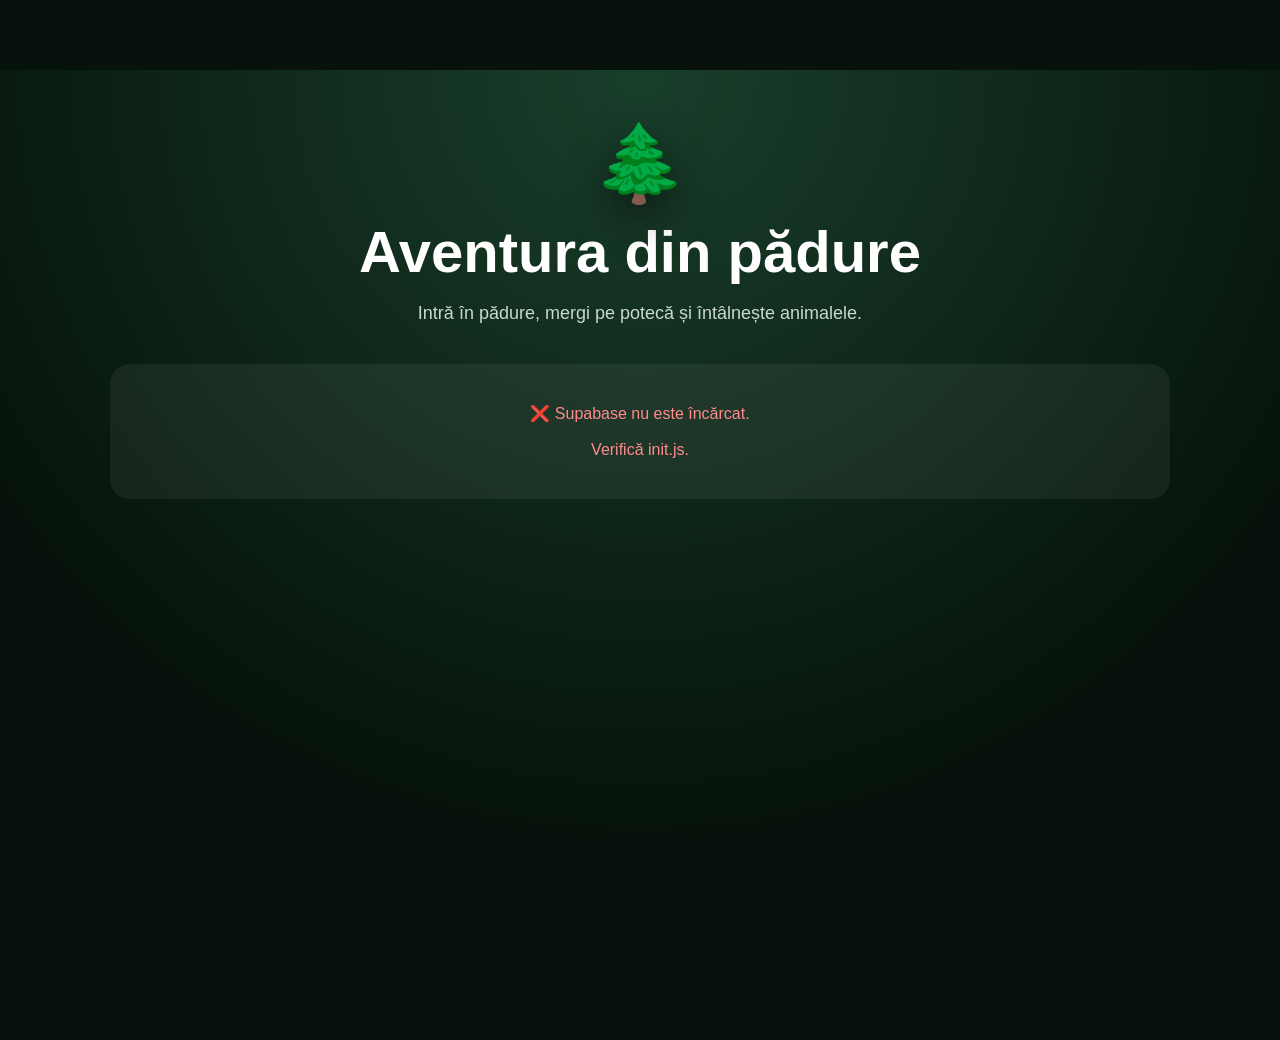
<file: quiz.html>
<!DOCTYPE html>
<html lang="ro">

<head>

    <meta charset="UTF-8">

    <meta
        name="viewport"
        content="width=device-width, initial-scale=1.0"
    >

    <title>Aventura din pădure</title>

    <link
        rel="stylesheet"
        href="css/site.css"
    >

    <link
        rel="stylesheet"
        href="css/quiz.css"
    >

</head>

<body>

<main class="quiz-page">

    <!-- =====================================================
         SELECTARE QUIZ
    ====================================================== -->

    <section
        id="quizSelectScreen"
        class="quiz-screen"
    >

        <div class="quiz-intro">

            <div class="intro-icon">
                🌲
            </div>

            <h1>
                Aventura din pădure
            </h1>

            <p>
                Intră în pădure, mergi pe potecă și
                întâlnește animalele.
            </p>

            <div
                id="listaQuizuri"
                class="lista-quizuri"
            >

                <div class="quiz-loading">
                    Se încarcă aventurile...
                </div>

            </div>

        </div>

    </section>


    <!-- =====================================================
         JOC
    ====================================================== -->

    <section
        id="quizGameScreen"
        class="quiz-screen ascuns"
    >

        <header class="game-header">

            <div
                id="gameQuizTitle"
                class="game-title"
            >
                Aventura
            </div>

            <div class="game-stats">

                <div class="stat-item">

                    <span class="stat-label">
                        Întrebarea
                    </span>

                    <strong>
                        <span id="questionNumber">1</span>
                        /
                        <span id="questionTotal">1</span>
                    </strong>

                </div>

                <div class="stat-item">

                    <span class="stat-label">
                        Scor
                    </span>

                    <strong>
                        ⭐
                        <span id="score">0</span>
                    </strong>

                </div>

                <div class="stat-item">

                    <span class="stat-label">
                        Vieți
                    </span>

                    <strong
                        id="lives"
                        class="lives"
                    >
                        ❤️❤️❤️
                    </strong>

                </div>

            </div>

        </header>


        <!-- =====================================================
             SCENĂ PĂDURE
        ====================================================== -->

        <div class="forest">

            <div class="sky">

                <div class="sun">
                    ☀️
                </div>

                <div class="cloud cloud-1">
                    ☁️
                </div>

                <div class="cloud cloud-2">
                    ☁️
                </div>

            </div>


            <div class="mountains">
                ⛰️
            </div>


            <div class="background-trees">

                <span>🌲</span>
                <span>🌳</span>
                <span>🌲</span>
                <span>🌳</span>
                <span>🌲</span>
                <span>🌳</span>

            </div>


            <div class="ground"></div>


            <div class="path">

                <div class="path-line"></div>

            </div>


            <div class="grass grass-1">
                🌿
            </div>

            <div class="grass grass-2">
                🌱
            </div>

            <div class="grass grass-3">
                🌿
            </div>


            <div class="rock rock-1">
                🪨
            </div>

            <div class="rock rock-2">
                🪨
            </div>


            <!-- =================================================
                 PERSONAJ REALIST
            ================================================== -->

            <div
                class="player"
                id="player"
            >

                <div class="player-shadow"></div>

                <div class="human-character">

                    <div class="human-head">

                        <div class="human-hair"></div>

                        <div class="human-face">

                            <span class="eye eye-left"></span>
                            <span class="eye eye-right"></span>

                            <span class="nose"></span>

                            <span class="mouth"></span>

                        </div>

                    </div>


                    <div class="human-neck"></div>


                    <div class="human-body">

                        <div class="shirt"></div>

                    </div>


                    <div class="human-arm human-arm-left"></div>

                    <div class="human-arm human-arm-right"></div>


                    <div class="human-leg human-leg-left"></div>

                    <div class="human-leg human-leg-right"></div>


                    <div class="human-shoe human-shoe-left"></div>

                    <div class="human-shoe human-shoe-right"></div>

                </div>


                <!-- LOVITURĂ -->

                <div
                    id="playerHitEffect"
                    class="player-hit-effect"
                >
                    💥
                </div>


                <!-- AMEȚEALĂ -->

                <div
                    id="dizzyEffect"
                    class="dizzy-effect"
                >
                    <span>★</span>
                    <span>✦</span>
                    <span>★</span>
                </div>

            </div>


            <!-- =================================================
                 ANIMAL EMOJI
            ================================================== -->

            <div
                id="animal"
                class="animal animal-emoji"
            >
                🦊
            </div>


            <!-- BULĂ ANIMAL -->

            <div
                id="animalBubble"
                class="animal-bubble"
            >
                Alege răspunsul corect!
            </div>


            <!-- EFECT GENERAL -->

            <div
                id="attackEffect"
                class="attack-effect"
            >
                💥
            </div>


            <div
                id="successEffect"
                class="success-effect"
            >
                🎉
            </div>

        </div>


        <!-- =====================================================
             PANOU ÎNTREBARE
        ====================================================== -->

        <section class="question-panel">

            <div
                id="questionAnimal"
                class="question-animal emoji-question-animal"
            >
                🦊
            </div>


            <h2 id="questionText">
                Întrebarea va apărea aici
            </h2>


            <div class="answers">

                <button
                    type="button"
                    id="answerA"
                    class="answer-button answer-a"
                    data-answer="A"
                >

                    <span class="answer-letter">
                        A
                    </span>

                    <span class="answer-text">
                    </span>

                </button>


                <button
                    type="button"
                    id="answerB"
                    class="answer-button answer-b"
                    data-answer="B"
                >

                    <span class="answer-letter">
                        B
                    </span>

                    <span class="answer-text">
                    </span>

                </button>


                <button
                    type="button"
                    id="answerC"
                    class="answer-button answer-c"
                    data-answer="C"
                >

                    <span class="answer-letter">
                        C
                    </span>

                    <span class="answer-text">
                    </span>

                </button>


                <button
                    type="button"
                    id="answerD"
                    class="answer-button answer-d"
                    data-answer="D"
                >

                    <span class="answer-letter">
                        D
                    </span>

                    <span class="answer-text">
                    </span>

                </button>

            </div>


            <div
                id="questionMessage"
                class="question-message"
            ></div>

        </section>

    </section>


    <!-- =====================================================
         REZULTAT
    ====================================================== -->

    <section
        id="quizResultScreen"
        class="quiz-screen result-screen ascuns"
    >

        <div class="result-card">

            <div
                id="resultIcon"
                class="result-icon"
            >
                🏆
            </div>


            <h1 id="resultTitle">
                Felicitări!
            </h1>


            <p id="resultSubtitle">
                Ai terminat aventura prin pădure!
            </p>


            <div class="final-score">

                <span>
                    Scor
                </span>

                <strong id="finalScore">
                    0
                </strong>

                <small>
                    puncte
                </small>

            </div>


            <div class="result-details">

                <div>
                    <span>
                        Corecte
                    </span>

                    <strong id="correctAnswers">
                        0
                    </strong>
                </div>


                <div>
                    <span>
                        Greșite
                    </span>

                    <strong id="wrongAnswers">
                        0
                    </strong>
                </div>


                <div>
                    <span>
                        Vieți rămase
                    </span>

                    <strong id="remainingLives">
                        0
                    </strong>
                </div>

            </div>


            <div
                id="resultMessage"
                class="result-message"
            >
                Bravo!
            </div>


            <div class="result-buttons">

                <button
                    type="button"
                    id="restartQuizButton"
                    class="game-button primary"
                >
                    🔄 Joacă din nou
                </button>


                <button
                    type="button"
                    id="chooseQuizButton"
                    class="game-button secondary"
                >
                    📚 Alege alt quiz
                </button>

            </div>

        </div>

    </section>

</main>


<script src="js/init.js"></script>

<script src="js/quiz.js"></script>

</body>

</html>
</file>
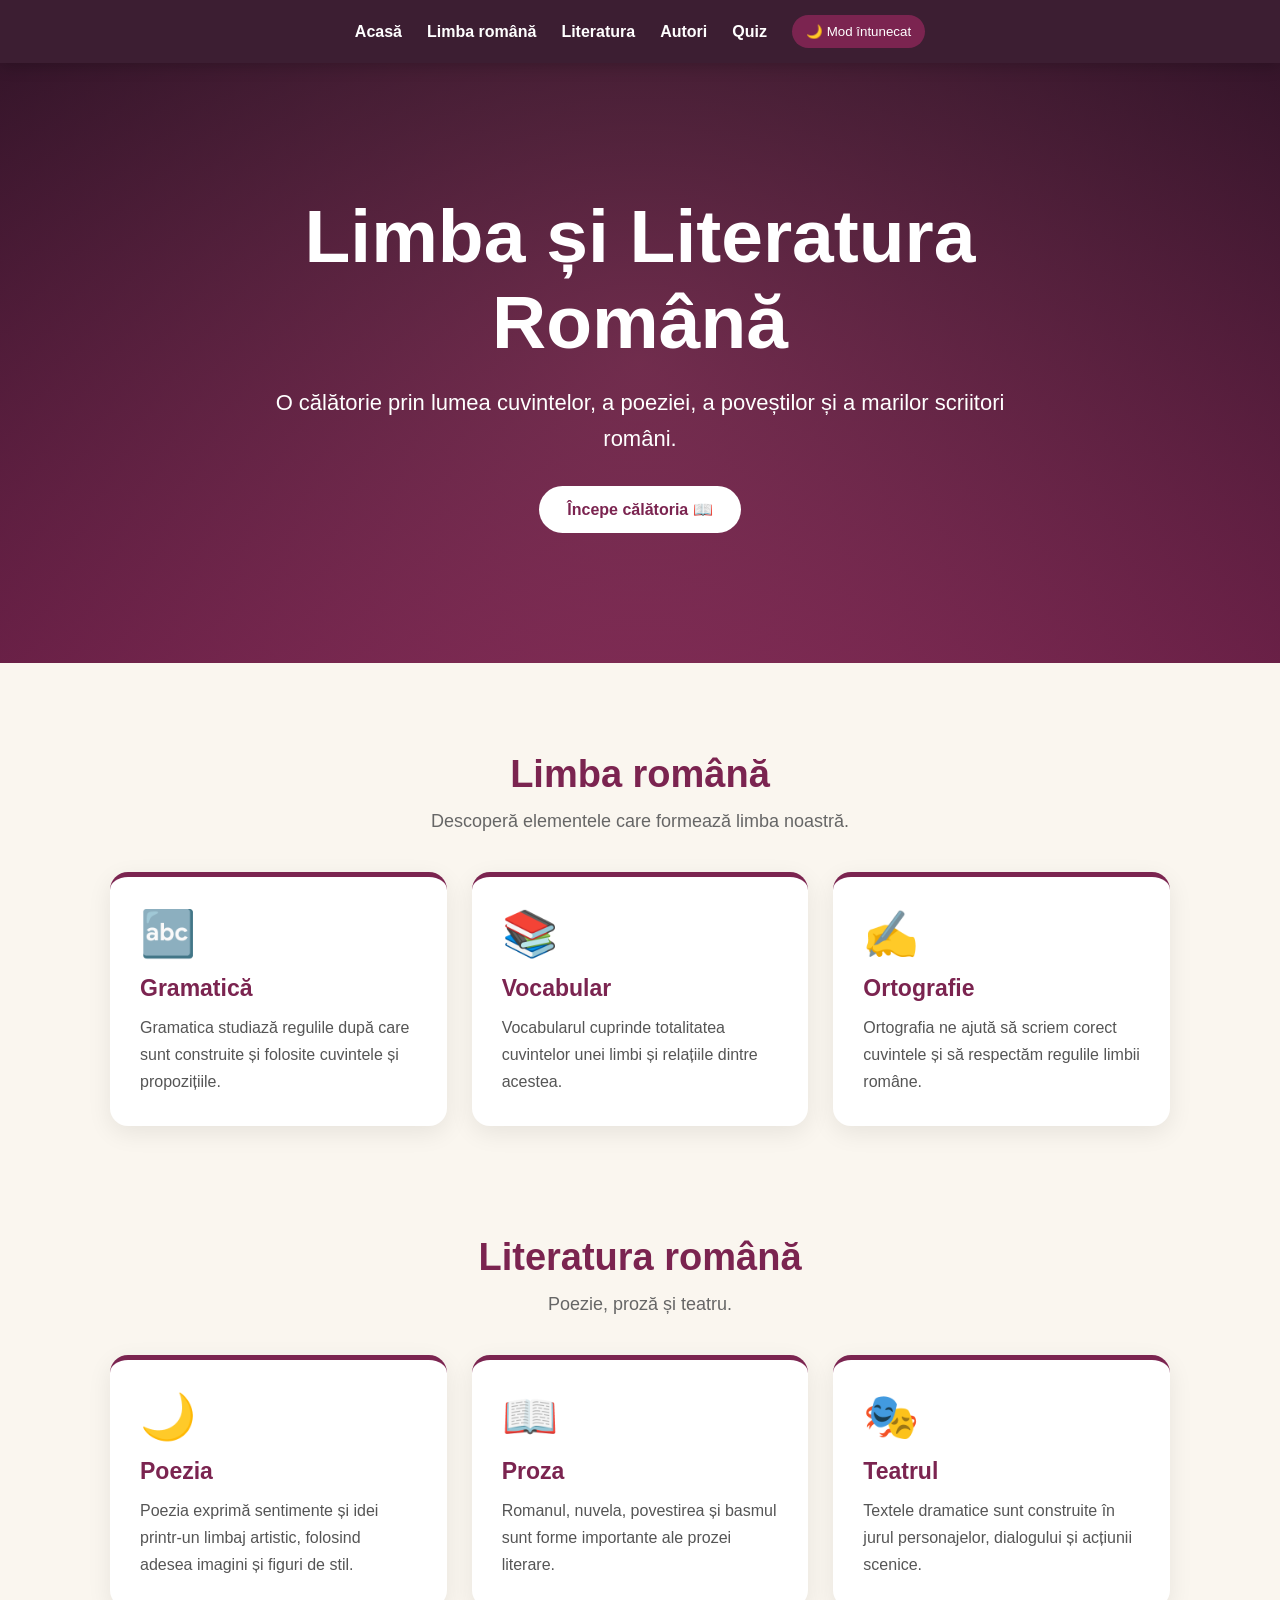
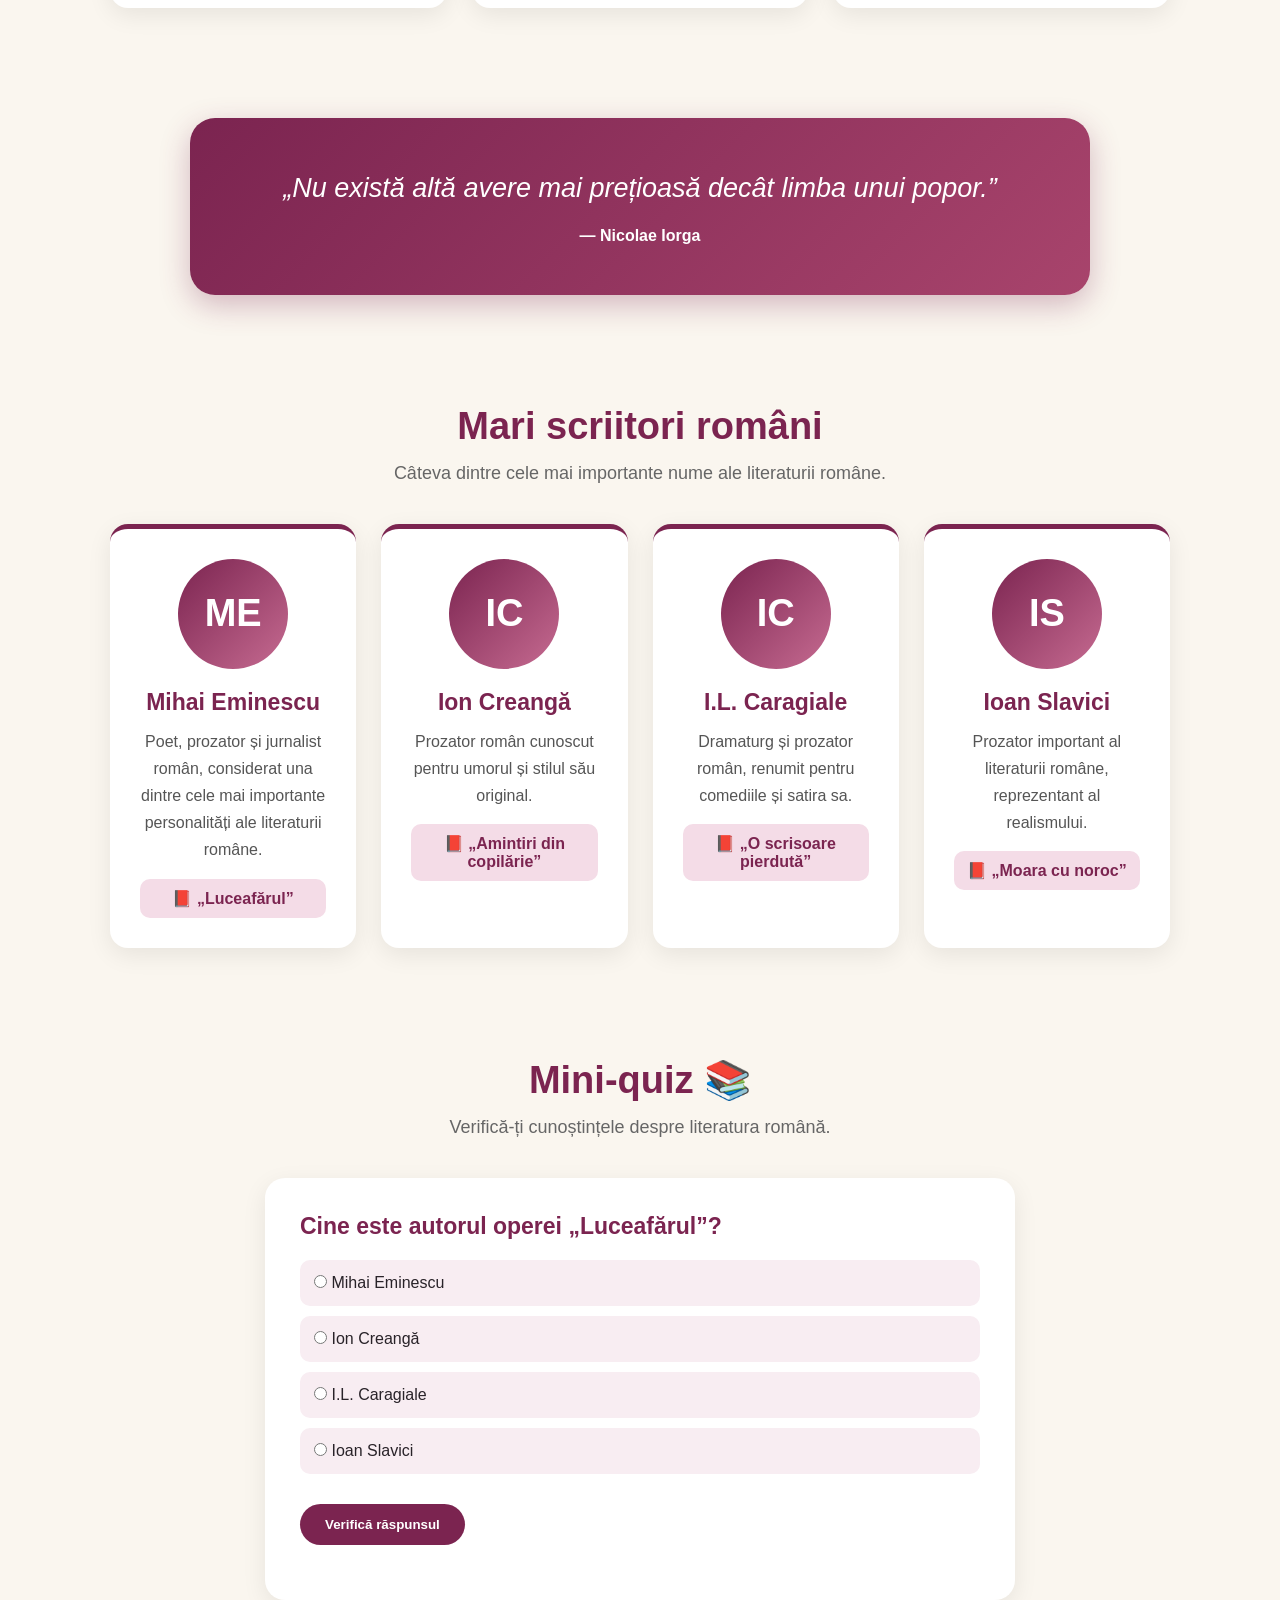
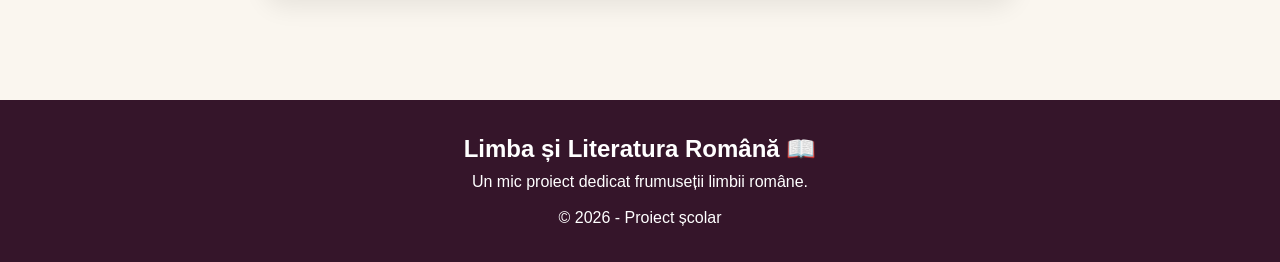
<file: site.html>
<!DOCTYPE html>
<html lang="ro">
<head>
    <meta charset="UTF-8">
    <meta name="viewport" content="width=device-width, initial-scale=1.0">

    <title>Limba și Literatura Română</title>

    <style>
        * {
            margin: 0;
            padding: 0;
            box-sizing: border-box;
            scroll-behavior: smooth;
        }

        :root {
            --mov: #7b2450;
            --mov-inchis: #35152a;
            --roz: #f4dce7;
            --crem: #faf6ef;
            --alb: #ffffff;
            --text: #292329;
        }

        body {
            font-family: Arial, sans-serif;
            background: var(--crem);
            color: var(--text);
            transition: 0.3s;
        }

        /* MENIU */

        nav {
            position: sticky;
            top: 0;
            z-index: 1000;
            background: rgba(53, 21, 42, 0.96);
            padding: 15px 30px;
            display: flex;
            justify-content: center;
            align-items: center;
            gap: 25px;
            box-shadow: 0 3px 15px rgba(0,0,0,0.2);
        }

        nav a {
            color: white;
            text-decoration: none;
            font-weight: bold;
            transition: 0.3s;
        }

        nav a:hover {
            color: #f3b8d0;
        }

        #darkMode {
            background: var(--mov);
            color: white;
            border: none;
            padding: 9px 14px;
            border-radius: 20px;
            cursor: pointer;
        }

        /* HERO */

        .hero {
            min-height: 600px;
            display: flex;
            align-items: center;
            justify-content: center;
            text-align: center;
            color: white;
            padding: 40px 20px;

            background:
                linear-gradient(rgba(53,21,42,0.75), rgba(123,36,80,0.75)),
                radial-gradient(circle at center, #b95c7d, #35152a);
        }

        .hero-content {
            max-width: 800px;
            animation: aparitie 1.2s ease;
        }

        .hero h1 {
            font-size: clamp(40px, 7vw, 75px);
            margin-bottom: 20px;
        }

        .hero p {
            font-size: 22px;
            line-height: 1.6;
        }

        .buton {
            display: inline-block;
            margin-top: 30px;
            padding: 14px 28px;
            background: white;
            color: var(--mov);
            text-decoration: none;
            border-radius: 30px;
            font-weight: bold;
            transition: 0.3s;
        }

        .buton:hover {
            transform: scale(1.07);
            background: #f4dce7;
        }

        /* SECTIUNI */

        section {
            max-width: 1100px;
            margin: 70px auto;
            padding: 20px;
        }

        .titlu {
            text-align: center;
            color: var(--mov);
            font-size: 38px;
            margin-bottom: 15px;
        }

        .subtitlu {
            text-align: center;
            color: #666;
            margin-bottom: 40px;
            font-size: 18px;
        }

        /* CARDURI */

        .cards {
            display: grid;
            grid-template-columns: repeat(auto-fit, minmax(240px, 1fr));
            gap: 25px;
        }

        .card {
            background: white;
            padding: 30px;
            border-radius: 18px;
            box-shadow: 0 7px 25px rgba(0,0,0,0.08);
            transition: 0.3s;
            border-top: 5px solid var(--mov);
        }

        .card:hover {
            transform: translateY(-8px);
            box-shadow: 0 12px 30px rgba(0,0,0,0.15);
        }

        .icon {
            font-size: 45px;
            margin-bottom: 15px;
        }

        .card h3 {
            color: var(--mov);
            font-size: 23px;
            margin-bottom: 12px;
        }

        .card p {
            line-height: 1.7;
            color: #555;
        }

        /* AUTORI */

        .autor {
            text-align: center;
        }

        .portret {
            width: 110px;
            height: 110px;
            margin: 0 auto 20px;
            border-radius: 50%;
            background: linear-gradient(135deg, #7b2450, #c66b91);
            display: flex;
            align-items: center;
            justify-content: center;
            color: white;
            font-size: 38px;
            font-weight: bold;
        }

        .opera {
            margin-top: 15px;
            padding: 10px;
            background: var(--roz);
            border-radius: 10px;
            color: var(--mov);
            font-weight: bold;
        }

        /* CITAT */

        .citat {
            max-width: 900px;
            margin: auto;
            background: linear-gradient(135deg, #7b2450, #a8446c);
            color: white;
            padding: 50px 35px;
            border-radius: 25px;
            text-align: center;
            box-shadow: 0 10px 30px rgba(123,36,80,0.3);
        }

        .citat p {
            font-size: 27px;
            line-height: 1.5;
            font-style: italic;
        }

        /* QUIZ */

        .quiz {
            background: white;
            padding: 35px;
            border-radius: 20px;
            box-shadow: 0 7px 25px rgba(0,0,0,0.08);
            max-width: 750px;
            margin: auto;
        }

        .quiz h3 {
            color: var(--mov);
            margin-bottom: 20px;
            font-size: 23px;
        }

        .quiz label {
            display: block;
            background: #f8edf2;
            margin: 10px 0;
            padding: 14px;
            border-radius: 10px;
            cursor: pointer;
            transition: 0.2s;
        }

        .quiz label:hover {
            background: #efd3df;
        }

        .quiz button {
            margin-top: 20px;
            padding: 13px 25px;
            border: none;
            border-radius: 25px;
            background: var(--mov);
            color: white;
            font-weight: bold;
            cursor: pointer;
        }

        #rezultat {
            margin-top: 20px;
            font-weight: bold;
            font-size: 20px;
        }

        /* FOOTER */

        footer {
            background: var(--mov-inchis);
            color: white;
            text-align: center;
            padding: 35px 20px;
            margin-top: 80px;
        }

        footer h2 {
            margin-bottom: 10px;
        }

        /* ANIMATIE */

        @keyframes aparitie {
            from {
                opacity: 0;
                transform: translateY(30px);
            }

            to {
                opacity: 1;
                transform: translateY(0);
            }
        }

        /* DARK MODE */

        body.dark {
            background: #181318;
            color: white;
        }

        body.dark .card,
        body.dark .quiz {
            background: #271f27;
            color: white;
        }

        body.dark .card p {
            color: #ddd;
        }

        body.dark .subtitlu {
            color: #bbb;
        }

        /* TELEFON */

        @media (max-width: 700px) {

            nav {
                flex-wrap: wrap;
                gap: 12px;
                padding: 12px;
            }

            nav a {
                font-size: 14px;
            }

            .hero {
                min-height: 500px;
            }

            .hero p {
                font-size: 18px;
            }

            .titlu {
                font-size: 30px;
            }

            .citat p {
                font-size: 21px;
            }
        }
    </style>
</head>

<body>

    <!-- MENIU -->

    <nav>
        <a href="#acasa">Acasă</a>
        <a href="#limba">Limba română</a>
        <a href="#literatura">Literatura</a>
        <a href="#autori">Autori</a>
        <a href="#quiz">Quiz</a>

        <button id="darkMode" onclick="schimbaTema()">
            🌙 Mod întunecat
        </button>
    </nav>


    <!-- PAGINA PRINCIPALA -->

    <header class="hero" id="acasa">

        <div class="hero-content">

            <h1>Limba și Literatura Română</h1>

            <p>
                O călătorie prin lumea cuvintelor, a poeziei,
                a poveștilor și a marilor scriitori români.
            </p>

            <a href="#limba" class="buton">
                Începe călătoria 📖
            </a>

        </div>

    </header>


    <!-- LIMBA ROMANA -->

    <section id="limba">

        <h2 class="titlu">Limba română</h2>

        <p class="subtitlu">
            Descoperă elementele care formează limba noastră.
        </p>

        <div class="cards">

            <div class="card">

                <div class="icon">🔤</div>

                <h3>Gramatică</h3>

                <p>
                    Gramatica studiază regulile după care sunt
                    construite și folosite cuvintele și propozițiile.
                </p>

            </div>


            <div class="card">

                <div class="icon">📚</div>

                <h3>Vocabular</h3>

                <p>
                    Vocabularul cuprinde totalitatea cuvintelor
                    unei limbi și relațiile dintre acestea.
                </p>

            </div>


            <div class="card">

                <div class="icon">✍️</div>

                <h3>Ortografie</h3>

                <p>
                    Ortografia ne ajută să scriem corect cuvintele
                    și să respectăm regulile limbii române.
                </p>

            </div>

        </div>

    </section>


    <!-- LITERATURA -->

    <section id="literatura">

        <h2 class="titlu">Literatura română</h2>

        <p class="subtitlu">
            Poezie, proză și teatru.
        </p>

        <div class="cards">

            <div class="card">

                <div class="icon">🌙</div>

                <h3>Poezia</h3>

                <p>
                    Poezia exprimă sentimente și idei printr-un
                    limbaj artistic, folosind adesea imagini și
                    figuri de stil.
                </p>

            </div>


            <div class="card">

                <div class="icon">📖</div>

                <h3>Proza</h3>

                <p>
                    Romanul, nuvela, povestirea și basmul sunt
                    forme importante ale prozei literare.
                </p>

            </div>


            <div class="card">

                <div class="icon">🎭</div>

                <h3>Teatrul</h3>

                <p>
                    Textele dramatice sunt construite în jurul
                    personajelor, dialogului și acțiunii scenice.
                </p>

            </div>

        </div>

    </section>


    <!-- CITAT -->

    <section>

        <div class="citat">

            <p>
                „Nu există altă avere mai prețioasă decât limba
                unui popor.”
            </p>

            <br>

            <strong>— Nicolae Iorga</strong>

        </div>

    </section>


    <!-- AUTORI -->

    <section id="autori">

        <h2 class="titlu">Mari scriitori români</h2>

        <p class="subtitlu">
            Câteva dintre cele mai importante nume ale literaturii române.
        </p>


        <div class="cards">


            <div class="card autor">

                <div class="portret">ME</div>

                <h3>Mihai Eminescu</h3>

                <p>
                    Poet, prozator și jurnalist român, considerat
                    una dintre cele mai importante personalități
                    ale literaturii române.
                </p>

                <div class="opera">
                    📕 „Luceafărul”
                </div>

            </div>


            <div class="card autor">

                <div class="portret">IC</div>

                <h3>Ion Creangă</h3>

                <p>
                    Prozator român cunoscut pentru umorul și stilul
                    său original.
                </p>

                <div class="opera">
                    📕 „Amintiri din copilărie”
                </div>

            </div>


            <div class="card autor">

                <div class="portret">IC</div>

                <h3>I.L. Caragiale</h3>

                <p>
                    Dramaturg și prozator român, renumit pentru
                    comediile și satira sa.
                </p>

                <div class="opera">
                    📕 „O scrisoare pierdută”
                </div>

            </div>


            <div class="card autor">

                <div class="portret">IS</div>

                <h3>Ioan Slavici</h3>

                <p>
                    Prozator important al literaturii române,
                    reprezentant al realismului.
                </p>

                <div class="opera">
                    📕 „Moara cu noroc”
                </div>

            </div>

        </div>

    </section>


    <!-- QUIZ -->

    <section id="quiz">

        <h2 class="titlu">Mini-quiz 📚</h2>

        <p class="subtitlu">
            Verifică-ți cunoștințele despre literatura română.
        </p>


        <div class="quiz">

            <h3>
                Cine este autorul operei „Luceafărul”?
            </h3>

            <label>
                <input type="radio" name="intrebarea1" value="corect">
                Mihai Eminescu
            </label>

            <label>
                <input type="radio" name="intrebarea1" value="gresit">
                Ion Creangă
            </label>

            <label>
                <input type="radio" name="intrebarea1" value="gresit">
                I.L. Caragiale
            </label>

            <label>
                <input type="radio" name="intrebarea1" value="gresit">
                Ioan Slavici
            </label>


            <button onclick="verificaQuiz()">
                Verifică răspunsul
            </button>

            <div id="rezultat"></div>

        </div>

    </section>


    <!-- FOOTER -->

    <footer>

        <h2>Limba și Literatura Română 📖</h2>

        <p>
            Un mic proiect dedicat frumuseții limbii române.
        </p>

        <br>

        <p>
            © 2026 - Proiect școlar
        </p>

    </footer>


    <!-- JAVASCRIPT -->

    <script>

        function schimbaTema() {

            document.body.classList.toggle("dark");

            const buton = document.getElementById("darkMode");

            if (document.body.classList.contains("dark")) {

                buton.innerHTML = "☀️ Mod luminos";

            } else {

                buton.innerHTML = "🌙 Mod întunecat";

            }
        }


        function verificaQuiz() {

            const raspunsuri =
                document.getElementsByName("intrebarea1");

            let raspuns = "";

            for (let i = 0; i < raspunsuri.length; i++) {

                if (raspunsuri[i].checked) {

                    raspuns = raspunsuri[i].value;

                }

            }


            const rezultat =
                document.getElementById("rezultat");


            if (raspuns === "") {

                rezultat.innerHTML =
                    "⚠️ Alege mai întâi un răspuns!";

                rezultat.style.color = "#d17a00";

            }

            else if (raspuns === "corect") {

                rezultat.innerHTML =
                    "✅ Corect! Mihai Eminescu este autorul „Luceafărului”.";

                rezultat.style.color = "green";

            }

            else {

                rezultat.innerHTML =
                    "❌ Răspuns greșit. Mai încearcă!";

                rezultat.style.color = "red";

            }

        }

    </script>

</body>
</html>
</file>
<file: css/site.css>
* {
    box-sizing: border-box;
    scroll-behavior: smooth;
}

html {
    scroll-behavior: smooth;
}

body {
    margin: 0;
    font-family: Arial, sans-serif;
    background: #faf6ef;
    color: #292329;
    transition: .3s;
}


/* ======================================================
   MENIU
====================================================== */

nav {
    position: sticky;
    top: 0;
    z-index: 1000;

    background: #35152a;

    padding: 15px;

    display: flex;
    justify-content: center;
    align-items: center;

    gap: 15px;
    flex-wrap: wrap;
    position: relative;
}

.nav-links {
    display: flex;
    align-items: center;
    gap: 12px;
    flex-wrap: wrap;
    justify-content: center;
}

.account-menu {
    position: absolute;
    top: 9px;
    right: 15px;
    z-index: 2;
}

.account-menu summary {
    list-style: none;
    padding: 8px 11px;
    border: 1px solid rgba(255,255,255,.4);
    border-radius: 16px;
    color: white;
    cursor: pointer;
    font-size: 13px;
    font-weight: bold;
}

.account-menu summary::-webkit-details-marker {
    display: none;
}

.account-menu summary:hover,
.account-menu[open] summary {
    background: #7b2450;
}

.account-actions {
    display: flex;
    min-width: 190px;
    margin-top: 8px;
    padding: 12px;
    flex-direction: column;
    align-items: stretch;
    gap: 8px;
    background: #35152a;
    border: 1px solid rgba(255,255,255,.25);
    border-radius: 10px;
    box-shadow: 0 8px 20px rgba(0,0,0,.25);
}

nav a {
    color: white;
    text-decoration: none;
    font-weight: bold;
}

nav a:hover {
    color: #f4b6d0;
}

nav button {
    border: none;
    background: #7b2450;
    color: white;

    padding: 10px 15px;

    border-radius: 20px;

    cursor: pointer;
    font-weight: bold;
}

nav button:hover {
    background: #a8446c;
}

.auth-status {
    color: white;
    font-size: 14px;
    font-weight: bold;
    white-space: nowrap;
}

.auth-status.signed-in {
    color: #b9f2c3;
}

.account-actions .auth-status {
    padding: 3px 2px 7px;
    border-bottom: 1px solid rgba(255,255,255,.2);
}

.theme-btn {
    background: transparent;
    border: 1px solid rgba(255,255,255,.45);
}

.theme-btn:hover {
    background: rgba(255,255,255,.12);
}


/* ======================================================
   BARA DE CĂUTARE
====================================================== */
.search-toggle {
    border: 1px solid rgba(255,255,255,.4);
    background: #7b2450;
    color: white;
    padding: 9px 16px;
    border-radius: 20px;
    cursor: pointer;
    font-weight: bold;
}

.search-toggle:hover {
    background: #a8446c;
}


.search-container {
    width: 100%;
    margin: 10px auto 0;
    position: relative;
    text-align: center;
}

.search-container.ascuns {
    display: none !important;
}


.search-input {
    width: 100%;
    padding: 7px 34px 7px 11px;

    border: 2px solid rgba(255,255,255,.3);
    border-radius: 18px;

    background: rgba(255,255,255,.12);
    color: white;

    font-size: 13px;
    outline: none;

    transition: .25s;
}
.search-input::placeholder {
    color: rgba(255,255,255,.75);
}

.search-input:focus {
    background: white;
    color: #292329;
    border-color: #f4b6d0;
}

.search-icon {
    position: absolute;
    right: 11px;
    top: 50%;

    transform: translateY(-50%);

    color: white;
    font-size: 13px;
    pointer-events: none;
}

.search-results {
    position: absolute;

    top: calc(100% + 8px);
    left: 0;
    right: 0;

    z-index: 5000;

    background: white;
    border-radius: 14px;

    box-shadow: 0 10px 30px rgba(0,0,0,.25);

    max-height: 400px;
    overflow-y: auto;

    display: none;

    text-align: left;
}

.search-results.activ {
    display: block;
}

.search-result {
    padding: 13px 16px;

    border-bottom: 1px solid #eee;

    cursor: pointer;
}

.search-result:last-child {
    border-bottom: none;
}

.search-result:hover {
    background: #f8eef3;
}

.search-result strong {
    display: block;
    color: #7b2450;
    margin-bottom: 4px;
}

.search-result small {
    color: #777;
}

.search-no-results {
    padding: 18px;
    text-align: center;
    color: #777;
}

body.dark .search-results {
    background: #271f27;
}

body.dark .search-result {
    border-bottom-color: #3b303b;
}

body.dark .search-result:hover {
    background: #35152a;
}

body.dark .search-result small {
    color: #bbb;
}

@media(max-width:700px) {

    .search-container {
        order: 3;
        width: 100%;
    }

    .search-input {
        font-size: 15px;
    }

}

/* ======================================================
   HERO
====================================================== */

.hero {
    min-height: 550px;

    display: flex;
    align-items: center;
    justify-content: center;

    text-align: center;

    color: white;

    padding: 30px;

    background:
        linear-gradient(
            rgba(53,21,42,.8),
            rgba(123,36,80,.8)
        ),
        radial-gradient(
            circle,
            #c76c91,
            #35152a
        );
}

.hero h1 {
    font-size: clamp(40px, 7vw, 75px);
    margin-bottom: 20px;
}

.hero p {
    font-size: 21px;
    line-height: 1.6;
}

.buton {
    display: inline-block;

    margin-top: 25px;

    padding: 14px 25px;

    background: white;
    color: #7b2450;

    border-radius: 25px;

    text-decoration: none;
    font-weight: bold;
}


/* ======================================================
   SECTIUNI
====================================================== */

section {
    max-width: 1100px;
    margin: 70px auto;
    padding: 20px;
}

.titlu {
    text-align: center;
    color: #7b2450;
    font-size: 38px;
}

.subtitlu {
    text-align: center;
    color: #666;
    margin-bottom: 40px;
}

.intro-grid,
.roluri-grid,
.howto-grid {
    display: grid;
    grid-template-columns: repeat(auto-fit, minmax(240px, 1fr));
    gap: 25px;
}

.intro-box,
.rol-card,
.howto-card {
    background: white;
    padding: 28px;
    border-radius: 16px;
    box-shadow: 0 7px 25px rgba(0,0,0,.08);
}

.intro-box {
    border-left: 5px solid #008c95;
}

.intro-box h3,
.rol-card h3,
.howto-card h3 {
    margin-top: 0;
    color: #7b2450;
}

.intro-box p,
.rol-card p,
.howto-card p {
    line-height: 1.7;
    color: #555;
}

.rol-card {
    border-top: 5px solid #7b2450;
}

.rol-card.elev {
    border-top-color: #008c95;
}

.rol-card.profesor {
    border-top-color: #d17a00;
}

.rol-eticheta {
    display: inline-block;
    margin-bottom: 15px;
    padding: 6px 10px;
    border-radius: 15px;
    background: #f4dce7;
    color: #7b2450;
    font-size: 13px;
    font-weight: bold;
}

.rol-card.elev .rol-eticheta {
    background: #d9f0f1;
    color: #006b72;
}

.rol-card.profesor .rol-eticheta {
    background: #fff0d2;
    color: #9a5b00;
}

.rol-card details,
.howto-card details {
    margin-top: 18px;
    border-top: 1px solid #eee;
    padding-top: 14px;
}

.rol-card summary,
.howto-card summary {
    color: #7b2450;
    cursor: pointer;
    font-weight: bold;
}

.rol-card details p,
.howto-card details p {
    margin-bottom: 0;
}

.status-cont {
    margin: 0 auto 30px;
    width: fit-content;
    max-width: 100%;
    padding: 10px 16px;
    border: 1px solid #e0bfd0;
    border-radius: 20px;
    background: #fff8fb;
    color: #7b2450;
    font-weight: bold;
    text-align: center;
}

body.dark .intro-box,
body.dark .rol-card,
body.dark .howto-card {
    background: #271f27;
}

body.dark .intro-box p,
body.dark .rol-card p,
body.dark .howto-card p {
    color: #ddd;
}

body.dark .status-cont {
    background: #35152a;
    border-color: #7b2450;
}


/* ======================================================
   CARDURI
====================================================== */

.cards {
    display: grid;

    grid-template-columns:
        repeat(auto-fit, minmax(240px, 1fr));

    gap: 25px;
}

.card {
    background: white;

    padding: 30px;

    border-radius: 18px;

    box-shadow:
        0 7px 25px rgba(0,0,0,.08);

    border-top: 5px solid #7b2450;

    transition: .3s;
}

.card:hover {
    transform: translateY(-7px);
}

.literatura-box {
    color: inherit;
    text-decoration: none;
}

.card h3 {
    color: #7b2450;
}

.card p {
    line-height: 1.7;
    color: #555;
}

.icon {
    font-size: 45px;
}


/* ======================================================
   AUTORI
====================================================== */

.autor {
    text-align: center;
}

.portret {
    width: 120px;
    height: 120px;

    margin: 0 auto 20px;

    border-radius: 50%;

    overflow: hidden;

    background: #7b2450;
}

.portret img {
    width: 100%;
    height: 100%;

    object-fit: cover;

    display: block;
}

.opera {
    margin-top: 15px;
    padding-top: 10px;
    border-top: 1px solid #eee;
}

.opera-list {
    display: flex;
    flex-direction: column;
    gap: 10px;

    margin-top: 15px;
}

.opera-btn {
    padding: 10px 15px;

    background: #f4dce7;
    color: #7b2450;

    border: 2px solid #7b2450;

    border-radius: 8px;

    cursor: pointer;

    font-weight: bold;
}

.opera-btn:hover {
    background: #7b2450;
    color: white;
}

.opera-link {
    display: inline-block;
    padding: 10px 15px;
    background: #d9f0f1;
    color: #006b72;
    border: 2px solid #008c95;
    border-radius: 8px;
    text-decoration: none;
    font-weight: bold;
}

.opera-link:hover {
    background: #008c95;
    color: white;
}

.personaje-instagram {
    margin: 15px 0;
    text-align: center;
}

.personaje-instagram img {
    max-width: 100%;
    max-height: 420px;
    border-radius: 10px;
    object-fit: contain;
}


/* ======================================================
   CITAT
====================================================== */

.citat {
    max-width: 900px;
    margin: auto;

    padding: 45px;

    background:
        linear-gradient(
            135deg,
            #7b2450,
            #a8446c
        );

    color: white;

    border-radius: 25px;

    text-align: center;
}

.citat p {
    font-size: 25px;
    font-style: italic;
    line-height: 1.6;
}


/* ======================================================
   QUIZ
====================================================== */

.quiz-selectie {
    display: flex;
    justify-content: center;

    gap: 20px;

    margin: 30px 0 50px;

    flex-wrap: wrap;
}

.quiz-tab {
    border: none;

    padding: 15px 30px;

    border-radius: 30px;

    color: white;

    font-size: 17px;
    font-weight: bold;

    cursor: pointer;
}

.quiz-tab.kahoot {
    background: #46178f;
}

.quiz-tab.wordwall {
    background: #96008c;
}

.quiz-tab.activ {
    box-shadow:
        0 5px 20px rgba(0,0,0,.3);

    transform: scale(1.05);
}

.quizuri {
    display: grid;

    grid-template-columns:
        repeat(auto-fit, minmax(450px, 1fr));

    gap: 30px;
}

.quiz-card,
.kahoot-card {
    background: white;

    padding: 25px;

    border-radius: 20px;

    text-align: center;

    box-shadow:
        0 7px 25px rgba(0,0,0,.08);
}

.quiz-card {
    border-top: 5px solid #008c95;
}

.kahoot-card {
    border-top: 5px solid #46178f;
}

.quiz-card h3 {
    color: #008c95;
}

.kahoot-card h3 {
    color: #46178f;
}

.quiz-card iframe {
    width: 100%;
    height: 380px;

    border: none;
    border-radius: 12px;
}

.kahoot-link {
    display: inline-block;

    background: #46178f;
    color: white;

    padding: 14px 25px;

    border-radius: 25px;

    text-decoration: none;
    font-weight: bold;
}

.ascuns {
    display: none !important;
}

.pagina {
    display: none;
}

.pagina.activ {
    display: block;
}


/* ======================================================
   LOGIN
====================================================== */

.login-modal {
    position: fixed;

    inset: 0;

    z-index: 9999;

    display: flex;

    align-items: center;
    justify-content: center;

    background: rgba(0,0,0,.75);
}

.login-modal.ascuns {
    display: none;
}

.login-box {
    position: relative;

    width: min(90%, 420px);

    padding: 35px;

    background: white;

    border-radius: 20px;

    box-shadow:
        0 15px 50px rgba(0,0,0,.4);

    text-align: center;
}

.login-box h2 {
    color: #7b2450;
}

.login-box input {
    width: 100%;

    padding: 13px;

    margin: 7px 0;

    border: 2px solid #ddd;

    border-radius: 10px;

    font-size: 16px;
}

.login-btn {
    width: 100%;

    margin-top: 10px;

    padding: 13px;

    border: none;

    border-radius: 10px;

    background: #7b2450;

    color: white;

    font-weight: bold;

    cursor: pointer;
}

.login-btn:hover {
    background: #a8446c;
}

.reset-btn {
    background: #555;
}

.reset-btn:hover {
    background: #333;
}

.inchide-login {
    position: absolute;

    right: 15px;
    top: 10px;

    border: none;

    background: none;

    font-size: 22px;

    cursor: pointer;
}

#loginMesaj {
    min-height: 20px;
    font-weight: bold;
}

.auth-tabs {
    display: flex;
    gap: 8px;
    margin: 20px 0;
}

.auth-tab {
    flex: 1;
    padding: 10px;
    border: 2px solid #7b2450;
    border-radius: 8px;
    background: white;
    color: #7b2450;
    cursor: pointer;
    font-weight: bold;
}

.auth-tab.activ {
    background: #7b2450;
    color: white;
}

.auth-form.ascuns {
    display: none;
}

.auth-form select {
    width: 100%;
    padding: 13px;
    margin: 7px 0;
    border: 2px solid #ddd;
    border-radius: 10px;
    font-size: 16px;
}


/* ======================================================
   ADMIN
====================================================== */

.admin-panel {
    max-width: 1100px;

    margin: 40px auto;

    padding: 25px;

    background: #f4dce7;

    border: 3px solid #7b2450;

    border-radius: 20px;

    box-shadow:
        0 10px 35px rgba(0,0,0,.15);
}

.admin-panel.ascuns {
    display: none;
}

.admin-header {
    display: flex;

    justify-content: space-between;
    align-items: center;

    gap: 20px;

    flex-wrap: wrap;
}

.admin-header h2 {
    color: #7b2450;
}

.admin-box {
    background: white;

    padding: 25px;

    border-radius: 15px;

    box-shadow:
        0 5px 20px rgba(0,0,0,.08);
}

.admin-box h3 {
    color: #7b2450;
}

.admin-box input,
.admin-box textarea,
.admin-box select {
    width: 100%;

    padding: 12px;

    margin: 7px 0 12px;

    border: 2px solid #ddd;

    border-radius: 10px;

    font-size: 16px;
}

.admin-box textarea {
    resize: vertical;
}

.admin-box label {
    display: block;

    margin-top: 12px;
    margin-bottom: 5px;

    font-weight: bold;
    color: #7b2450;
}

.admin-autor,
.admin-opera {
    padding: 15px;
    margin-top: 15px;

    background: #f8eef3;

    border-radius: 10px;

    border-left: 5px solid #7b2450;
}

.pdf-exista {
    color: #2e7d32;
    font-weight: bold;
}

.pdf-lipsa {
    color: #c62828;
}

.admin-btn {
    margin-top: 12px;

    border: none;

    padding: 12px 20px;

    border-radius: 10px;

    background: #7b2450;

    color: white;

    font-weight: bold;

    cursor: pointer;
}

.admin-btn:hover {
    background: #a8446c;
}

.logout-btn,
.sterge-opera-btn {
    background: #c62828;
}

.admin-status {
    margin-top: 15px;

    font-weight: bold;

    min-height: 20px;
}

.lista-pdf {
    margin-top: 20px;
}

.pdf-item {
    display: flex;

    justify-content: space-between;
    align-items: center;

    gap: 10px;

    padding: 10px;

    margin-bottom: 8px;

    background: #f8eef3;

    border-radius: 8px;
}

.sterge-btn {
    border: none;

    background: #c62828;

    color: white;

    padding: 7px 10px;

    border-radius: 7px;

    cursor: pointer;
}


/* ======================================================
   FOOTER
====================================================== */

footer {
    background: #35152a;

    color: white;

    text-align: center;

    padding: 35px;
}


/* ======================================================
   DARK MODE
====================================================== */

body.dark {
    background: #181318;
    color: white;
}

body.dark .card,
body.dark .quiz-card,
body.dark .kahoot-card,
body.dark .login-box,
body.dark .admin-box {
    background: #271f27;
}

body.dark .card p,
body.dark .quiz-card p,
body.dark .kahoot-card p {
    color: #ddd;
}

body.dark .subtitlu {
    color: #bbb;
}

body.dark .admin-panel {
    background: #35152a;
}

body.dark .admin-autor,
body.dark .admin-opera,
body.dark .pdf-item {
    background: #181318;
}


/* ======================================================
   RESPONSIVE
====================================================== */

@media(max-width:700px) {

    nav {
        display: flex;
    flex-direction: column;
    align-items: center;
    }

    .account-menu {
        top: auto;
        right: 10px;
        bottom: 10px;
    }

    .account-actions {
        position: absolute;
        right: 0;
        bottom: 38px;
    }

    .quizuri {
        grid-template-columns: 1fr;
    }

    .hero {
        min-height: 500px;
    }

    .hero h1 {
        font-size: 42px;
    }

    .hero p {
        font-size: 18px;
    }

    section {
        margin: 40px auto;
    }

    .pdf-item {
        flex-direction: column;
        align-items: stretch;
    }
}
/* ======================================================
   QUIZ AVENTURA
====================================================== */

.quizuri-create {
    margin-top: 30px;
    padding: 25px;
    background: linear-gradient(
        135deg,
        #f1f8e9,
        #fff
    );
    border-radius: 20px;
    border: 2px solid #c5e1a5;
}

.quizuri-create h3 {
    color: #33691e;
    margin-top: 0;
}


.quiz-aventura-card {
    display: flex;
    align-items: center;
    gap: 20px;
    padding: 20px;
    margin: 15px 0;
    background: white;
    border-radius: 18px;
    box-shadow: 0 8px 20px rgba(0,0,0,.08);
}


.quiz-aventura-icon {
    font-size: 45px;
}


.quiz-aventura-info {
    flex: 1;
}


.quiz-aventura-info h3 {
    margin: 0 0 8px;
    color: #7b2450;
}


.quiz-categorie {
    display: inline-block;
    padding: 5px 10px;
    border-radius: 20px;
    background: #f3e5f5;
    color: #7b2450;
    font-size: 13px;
}


.quiz-start-btn {
    border: none;
    border-radius: 12px;
    padding: 12px 18px;
    background: #4caf50;
    color: white;
    font-weight: 700;
    cursor: pointer;
    transition: .2s;
}


.quiz-start-btn:hover {
    background: #388e3c;
    transform: translateY(-2px);
}


/* ======================================================
   JOC
====================================================== */

.quiz-joc {
    max-width: 1000px;
    margin: auto;
}


.quiz-joc-header {
    display: flex;
    align-items: center;
    justify-content: space-between;
    gap: 20px;
    margin-bottom: 20px;
}


.quiz-joc-title {
    font-size: 25px;
    font-weight: 800;
    color: #33691e;
}


.quiz-back-btn {
    border: none;
    padding: 10px 16px;
    border-radius: 10px;
    background: #eeeeee;
    cursor: pointer;
}


/* PADURE */

.padure-joc {
    position: relative;
    height: 280px;
    overflow: hidden;
    border-radius: 25px;
    background:
        linear-gradient(
            #81d4fa 0%,
            #b3e5fc 45%,
            #81c784 46%,
            #388e3c 100%
        );
    box-shadow:
        inset 0 -60px 0 rgba(0,0,0,.08),
        0 12px 30px rgba(0,0,0,.15);
}


.drum-joc {
    position: absolute;
    left: 0;
    right: 0;
    bottom: 30px;
    height: 80px;
    background: #c8a77a;
    transform: perspective(200px) rotateX(12deg);
}


.copac {
    position: absolute;
    font-size: 65px;
    z-index: 2;
}


.copac-1 {
    left: 3%;
    top: 35px;
}

.copac-2 {
    left: 25%;
    top: 15px;
}

.copac-3 {
    left: 55%;
    top: 30px;
}

.copac-4 {
    right: 20%;
    top: 5px;
}

.copac-5 {
    right: 3%;
    top: 40px;
}


.om-joc,
.animal-joc {
    position: absolute;
    z-index: 5;
    font-size: 55px;
    transition: transform .8s ease;
}


.om-joc {
    left: 15%;
    bottom: 55px;
}


.animal-joc {
    right: 18%;
    bottom: 55px;
}


.om-corect {
    animation: mergeOm 1s ease forwards;
}


@keyframes mergeOm {

    0% {
        transform: translateX(0);
    }

    100% {
        transform: translateX(120px);
    }

}


.om-lovit {
    animation: lovitura .7s ease;
}


@keyframes lovitura {

    0% {
        transform: translateX(0);
    }

    25% {
        transform: translateX(25px) rotate(15deg);
    }

    50% {
        transform: translateX(-20px) rotate(-15deg);
    }

    75% {
        transform: translateX(15px);
    }

    100% {
        transform: translateX(0);
    }

}


.animal-atac {
    animation: atacAnimal .7s ease;
}


@keyframes atacAnimal {

    0% {
        transform: translateX(0);
    }

    50% {
        transform: translateX(-100px) scale(1.2);
    }

    100% {
        transform: translateX(0);
    }

}


/* INFO */

.quiz-info {
    display: flex;
    justify-content: space-between;
    align-items: center;
    gap: 15px;
    margin: 20px 0;
    font-weight: 700;
}


/* INTREBARE */

.intrebare-card {
    padding: 25px;
    border-radius: 20px;
    background: white;
    box-shadow: 0 10px 30px rgba(0,0,0,.1);
}


.animal-intrebare {
    font-size: 55px;
    text-align: center;
}


.intrebare-card h2 {
    text-align: center;
    color: #4a1f36;
}


.raspunsuri-joc {
    display: grid;
    grid-template-columns: 1fr 1fr;
    gap: 15px;
    margin-top: 25px;
}


.raspuns-joc {
    display: flex;
    align-items: center;
    gap: 15px;
    text-align: left;
    padding: 18px;
    border: 2px solid #ddd;
    border-radius: 15px;
    background: white;
    cursor: pointer;
    font-size: 16px;
    transition: .2s;
}


.raspuns-joc:hover {
    transform: translateY(-3px);
    box-shadow: 0 5px 15px rgba(0,0,0,.1);
}


.litera {
    display: flex;
    align-items: center;
    justify-content: center;
    min-width: 35px;
    height: 35px;
    border-radius: 50%;
    background: #7b2450;
    color: white;
    font-weight: 800;
}


.raspuns-corect {
    background: #c8e6c9 !important;
    border-color: #4caf50 !important;
}


.raspuns-gresit {
    background: #ffcdd2 !important;
    border-color: #e53935 !important;
}


/* FINAL */

.quiz-final {
    max-width: 700px;
    margin: 30px auto;
    padding: 40px;
    text-align: center;
    border-radius: 25px;
    background: linear-gradient(
        135deg,
        #e8f5e9,
        #fff
    );
    box-shadow: 0 15px 40px rgba(0,0,0,.12);
}


.final-padure {
    font-size: 45px;
    margin-bottom: 20px;
}


.quiz-final h2 {
    color: #33691e;
    font-size: 32px;
}


.scor-final {
    margin: 30px auto;
    padding: 20px;
    width: 180px;
    border-radius: 20px;
    background: white;
    box-shadow: 0 8px 20px rgba(0,0,0,.1);
}


.scor-final div {
    font-size: 35px;
}


.scor-final strong {
    display: block;
    font-size: 45px;
    color: #7b2450;
}


.scor-final span {
    color: #666;
}


.rezultat-final {
    font-size: 18px;
    line-height: 2;
}


.final-butoane {
    display: flex;
    justify-content: center;
    gap: 15px;
    margin-top: 25px;
}


@media (max-width: 700px) {

    .quiz-aventura-card {
        flex-direction: column;
        text-align: center;
    }

    .quiz-info {
        flex-direction: column;
    }

    .raspunsuri-joc {
        grid-template-columns: 1fr;
    }

    .quiz-joc-header {
        flex-direction: column;
    }

}
</file>
<file: css/quiz.css>
/* =========================================================
   QUIZ.CSS
   AVENTURA DIN PĂDURE
   PĂDURE REALĂ + PERSONAJ + ANIMALE EMOJI
========================================================= */

* {
    box-sizing: border-box;
}

html,
body {
    margin: 0;
    padding: 0;
    min-height: 100%;
}

body {
    background: #06120b;
    color: #fff;

    font-family:
        Inter,
        Arial,
        sans-serif;

    overflow-x: hidden;
}

.quiz-page {
    min-height: 100vh;

    background:
        radial-gradient(
            circle at top,
            #193f2b,
            #06120b 70%
        );
}

.quiz-screen {
    min-height: 100vh;
    width: 100%;
}

.ascuns {
    display: none !important;
}


/* =========================================================
   SELECTARE QUIZ
========================================================= */

#quizSelectScreen {
    padding: 50px 20px;
}

.quiz-intro {
    width: min(1100px, 100%);
    margin: auto;
    text-align: center;
}

.intro-icon {
    font-size: 75px;
    margin-bottom: 10px;

    filter:
        drop-shadow(
            0 15px 20px
            rgba(0,0,0,.5)
        );
}

.quiz-intro h1 {
    margin: 0;

    font-size:
        clamp(32px, 5vw, 58px);
}

.quiz-intro > p {
    color: #c8d8ce;

    font-size: 18px;

    margin-bottom: 40px;
}

.lista-quizuri {
    display: grid;

    grid-template-columns:
        repeat(
            auto-fit,
            minmax(270px, 1fr)
        );

    gap: 22px;
}

.quiz-card {
    padding: 28px;

    border-radius: 24px;

    background:
        linear-gradient(
            145deg,
            rgba(255,255,255,.13),
            rgba(255,255,255,.04)
        );

    border:
        1px solid
        rgba(255,255,255,.16);

    box-shadow:
        0 25px 60px
        rgba(0,0,0,.35);

    backdrop-filter:
        blur(14px);

    transition:
        transform .3s ease,
        box-shadow .3s ease;
}

.quiz-card:hover {
    transform:
        translateY(-8px);

    box-shadow:
        0 35px 80px
        rgba(0,0,0,.45);
}

.quiz-card-icon {
    font-size: 50px;
}

.quiz-card h2 {
    margin: 12px 0;
}

.quiz-card p {
    color: #cbd7ce;
    line-height: 1.6;
}

.quiz-category {
    display: inline-block;

    padding:
        6px 12px;

    border-radius: 999px;

    background:
        rgba(76,175,80,.2);

    color:
        #9be7a3;

    margin-bottom: 10px;
}


/* =========================================================
   BUTOANE GENERALE
========================================================= */

.game-button {
    border: 0;

    border-radius: 14px;

    padding:
        14px 20px;

    font-size: 16px;
    font-weight: 800;

    cursor: pointer;

    transition:
        transform .2s ease,
        box-shadow .2s ease;
}

.game-button:hover {
    transform:
        translateY(-3px);
}

.game-button.primary {
    color: white;

    background:
        linear-gradient(
            135deg,
            #16733c,
            #2eaf5d
        );

    box-shadow:
        0 12px 30px
        rgba(46,175,93,.3);
}

.game-button.secondary {
    color: white;

    background:
        rgba(255,255,255,.12);

    border:
        1px solid
        rgba(255,255,255,.2);
}


/* =========================================================
   JOC
========================================================= */

#quizGameScreen {
    position: relative;

    min-height: 100vh;

    overflow: hidden;

    background: #07150d;
}


/* =========================================================
   HEADER
========================================================= */

.game-header {
    position: relative;

    z-index: 500;

    display: flex;

    justify-content: space-between;
    align-items: center;

    gap: 20px;

    padding:
        15px 25px;

    background:
        rgba(0,0,0,.62);

    backdrop-filter:
        blur(14px);

    border-bottom:
        1px solid
        rgba(255,255,255,.12);
}

.game-title {
    font-size: 21px;
    font-weight: 900;
}

.game-stats {
    display: flex;

    gap: 18px;

    flex-wrap: wrap;

    justify-content: flex-end;
}

.stat-item {
    min-width: 85px;

    text-align: center;

    padding:
        7px 12px;

    border-radius: 12px;

    background:
        rgba(255,255,255,.08);
}

.stat-label {
    display: block;

    font-size: 11px;

    color: #aebeb4;

    text-transform:
        uppercase;
}

.stat-item strong {
    font-size: 17px;
}


/* =========================================================
   PĂDURE REALĂ
========================================================= */

.forest {
    --forest-image:
        url(
            "https://images.unsplash.com/photo-1448375240586-882707db888b?auto=format&fit=crop&w=2200&q=90"
        );

    position: relative;

    min-height:
        66vh;

    overflow: hidden;

    background-image:
        linear-gradient(
            rgba(4,18,10,.08),
            rgba(0,0,0,.38)
        ),
        var(--forest-image);

    background-size:
        cover;

    background-position:
        center center;

    background-repeat:
        no-repeat;

    perspective:
        1200px;

    transition:
        background-image .8s ease,
        transform .25s ease;

    isolation: isolate;
}

.forest::before {
    content: "";

    position: absolute;

    inset: 0;

    background:
        linear-gradient(
            to bottom,
            rgba(100,170,220,.13),
            transparent 35%,
            rgba(0,0,0,.28)
        );

    z-index: 1;

    pointer-events: none;
}

.forest::after {
    content: "";

    position: absolute;

    inset: 0;

    background:
        linear-gradient(
            to bottom,
            transparent 40%,
            rgba(0,0,0,.55)
        );

    z-index: 2;

    pointer-events: none;
}


/* =========================================================
   DECOR
========================================================= */

.sky,
.mountains,
.background-trees,
.ground,
.path,
.grass,
.rock {
    position: absolute;

    pointer-events: none;
}

.sky {
    inset: 0;
    z-index: 3;
}

.sun {
    position: absolute;

    right: 10%;
    top: 7%;

    font-size: 65px;

    filter:
        drop-shadow(
            0 0 35px
            rgba(255,220,90,.7)
        );
}

.cloud {
    position: absolute;

    opacity: .35;

    font-size: 45px;
}

.cloud-1 {
    top: 12%;
    left: 20%;
}

.cloud-2 {
    top: 18%;
    left: 55%;
}

.mountains {
    left: 0;
    right: 0;
    top: 14%;

    font-size:
        clamp(80px, 15vw, 200px);

    opacity: .28;

    text-align: center;

    z-index: 4;
}

.background-trees {
    left: 0;
    right: 0;

    bottom: 27%;

    display: flex;

    justify-content:
        space-around;

    font-size:
        clamp(45px, 7vw, 100px);

    opacity: .28;

    z-index: 5;
}

.ground {
    left: 0;
    right: 0;
    bottom: 0;

    height: 32%;

    background:
        linear-gradient(
            to top,
            #06170b,
            rgba(15,50,25,.38)
        );

    z-index: 6;
}


/* =========================================================
   POTECĂ
========================================================= */

.path {
    left: 7%;
    right: 7%;
    bottom: 0;

    height: 48%;

    background:
        linear-gradient(
            170deg,
            transparent 0 10%,
            rgba(117,79,43,.95) 11% 84%,
            transparent 85%
        );

    clip-path:
        polygon(
            40% 0,
            60% 0,
            100% 100%,
            0 100%
        );

    z-index: 7;
}

.path::after {
    content: "";

    position: absolute;

    inset: 0;

    background:
        radial-gradient(
            ellipse at center,
            rgba(255,210,130,.15),
            transparent 60%
        );

    opacity: .5;
}

.path-line {
    position: absolute;

    inset: 0;

    background:
        repeating-linear-gradient(
            165deg,
            transparent 0 42px,
            rgba(255,255,255,.07) 43px 45px
        );
}


/* =========================================================
   IARBĂ / PIETRE
========================================================= */

.grass {
    z-index: 15;

    font-size: 35px;
}

.grass-1 {
    left: 10%;
    bottom: 20%;
}

.grass-2 {
    right: 18%;
    bottom: 16%;
}

.grass-3 {
    left: 65%;
    bottom: 22%;
}

.rock {
    z-index: 14;

    font-size: 30px;
}

.rock-1 {
    left: 38%;
    bottom: 18%;
}

.rock-2 {
    right: 35%;
    bottom: 20%;
}


/* =========================================================
   PERSONAJ
========================================================= */

.player {
    position: absolute;

    left: 9%;

    bottom: 13%;

    width: 145px;
    height: 230px;

    z-index: 80;

    transform:
        translateX(-50%);

    transform-origin:
        center bottom;

    transition:
        left 1.15s
        cubic-bezier(.2,.75,.2,1);

    filter:
        drop-shadow(
            0 18px 16px
            rgba(0,0,0,.45)
        );
}

.player-shadow {
    position: absolute;

    left: 50%;
    bottom: 0;

    width: 125px;
    height: 27px;

    transform:
        translateX(-50%);

    border-radius: 50%;

    background:
        rgba(0,0,0,.58);

    filter:
        blur(8px);

    z-index: 1;
}


/* =========================================================
   CORP OM
========================================================= */

.human-character {
    position: absolute;

    left: 50%;
    bottom: 12px;

    width: 105px;
    height: 205px;

    transform:
        translateX(-50%);

    transform-origin:
        center bottom;

    z-index: 3;
}


/* =========================================================
   CAP
========================================================= */

.human-head {
    position: absolute;

    left: 50%;
    top: 2px;

    width: 62px;
    height: 72px;

    transform:
        translateX(-50%);

    border-radius:
        48% 48% 45% 45%;

    background:
        linear-gradient(
            135deg,
            #f6c49b,
            #d89468
        );

    border:
        2px solid
        rgba(80,40,20,.25);

    box-shadow:
        inset -8px -8px 14px
        rgba(100,45,20,.18);

    z-index: 10;
}

.human-hair {
    position: absolute;

    top: -7px;
    left: -2px;

    width: 66px;
    height: 28px;

    border-radius:
        50% 50% 30% 30%;

    background:
        linear-gradient(
            135deg,
            #28190f,
            #5b351e
        );

    z-index: 12;
}

.human-face {
    position: absolute;

    inset: 0;

    z-index: 13;
}

.eye {
    position: absolute;

    top: 31px;

    width: 6px;
    height: 7px;

    border-radius: 50%;

    background: #18110c;
}

.eye-left {
    left: 17px;
}

.eye-right {
    right: 17px;
}

.nose {
    position: absolute;

    left: 50%;
    top: 37px;

    width: 5px;
    height: 11px;

    transform:
        translateX(-50%);

    border-radius: 50%;

    background:
        rgba(120,65,40,.35);
}

.mouth {
    position: absolute;

    left: 50%;
    top: 54px;

    width: 17px;
    height: 5px;

    transform:
        translateX(-50%);

    border-bottom:
        2px solid
        rgba(110,40,35,.65);

    border-radius: 50%;
}


/* =========================================================
   GÂT + TRUNCHI
========================================================= */

.human-neck {
    position: absolute;

    left: 50%;
    top: 67px;

    width: 23px;
    height: 18px;

    transform:
        translateX(-50%);

    background:
        #d89569;

    z-index: 6;
}

.human-body {
    position: absolute;

    left: 50%;
    top: 78px;

    width: 70px;
    height: 77px;

    transform:
        translateX(-50%);

    border-radius:
        24px 24px 15px 15px;

    background:
        linear-gradient(
            135deg,
            #245d3a,
            #102d1e
        );

    box-shadow:
        inset -10px -8px 15px
        rgba(0,0,0,.25);

    z-index: 7;
}

.shirt {
    position: absolute;

    left: 50%;
    top: 8px;

    width: 28px;
    height: 60px;

    transform:
        translateX(-50%);

    background:
        linear-gradient(
            to right,
            rgba(255,255,255,.08),
            transparent
        );

    opacity: .7;
}


/* =========================================================
   BRAȚE
========================================================= */

.human-arm {
    position: absolute;

    top: 82px;

    width: 20px;
    height: 72px;

    border-radius: 14px;

    background:
        linear-gradient(
            180deg,
            #245d3a,
            #163a28
        );

    transform-origin:
        top center;

    z-index: 6;
}

.human-arm-left {
    left: 5px;

    transform:
        rotate(12deg);
}

.human-arm-right {
    right: 5px;

    transform:
        rotate(-12deg);
}


/* =========================================================
   PICIOARE
========================================================= */

.human-leg {
    position: absolute;

    top: 145px;

    width: 25px;
    height: 57px;

    border-radius:
        10px 10px 8px 8px;

    background:
        linear-gradient(
            180deg,
            #303846,
            #141922
        );

    transform-origin:
        top center;

    z-index: 5;
}

.human-leg-left {
    left: 28px;
}

.human-leg-right {
    right: 28px;
}


/* =========================================================
   PANTOFI
========================================================= */

.human-shoe {
    position: absolute;

    top: 193px;

    width: 35px;
    height: 15px;

    border-radius:
        50% 40% 35% 35%;

    background:
        linear-gradient(
            135deg,
            #151515,
            #4b4b4b
        );

    z-index: 4;
}

.human-shoe-left {
    left: 17px;
}

.human-shoe-right {
    right: 17px;
}


/* =========================================================
   MERS
========================================================= */

.player.walking .human-character {
    animation:
        humanWalk
        1.15s
        ease-in-out;
}

.player.walking .human-arm-left {
    animation:
        armLeftWalk
        1.15s
        ease-in-out;
}

.player.walking .human-arm-right {
    animation:
        armRightWalk
        1.15s
        ease-in-out;
}

.player.walking .human-leg-left {
    animation:
        legLeftWalk
        1.15s
        ease-in-out;
}

.player.walking .human-leg-right {
    animation:
        legRightWalk
        1.15s
        ease-in-out;
}

@keyframes humanWalk {

    0% {
        transform:
            translateX(-50%)
            translateY(0)
            rotate(0);
    }

    25% {
        transform:
            translateX(-50%)
            translateY(-8px)
            rotate(-2deg);
    }

    50% {
        transform:
            translateX(-50%)
            translateY(0)
            rotate(2deg);
    }

    75% {
        transform:
            translateX(-50%)
            translateY(-7px)
            rotate(-2deg);
    }

    100% {
        transform:
            translateX(-50%)
            translateY(0)
            rotate(0);
    }
}

@keyframes armLeftWalk {

    0% {
        transform: rotate(18deg);
    }

    50% {
        transform: rotate(-18deg);
    }

    100% {
        transform: rotate(18deg);
    }
}

@keyframes armRightWalk {

    0% {
        transform: rotate(-18deg);
    }

    50% {
        transform: rotate(18deg);
    }

    100% {
        transform: rotate(-18deg);
    }
}

@keyframes legLeftWalk {

    0% {
        transform: rotate(18deg);
    }

    50% {
        transform: rotate(-18deg);
    }

    100% {
        transform: rotate(18deg);
    }
}

@keyframes legRightWalk {

    0% {
        transform: rotate(-18deg);
    }

    50% {
        transform: rotate(18deg);
    }

    100% {
        transform: rotate(-18deg);
    }
}


/* =========================================================
   LOVITURA PE PERSONAJ
========================================================= */

.player-hit-effect {
    position: absolute;

    left: 50%;
    top: 55px;

    transform:
        translate(-50%,-50%)
        scale(.2);

    opacity: 0;

    z-index: 100;

    font-size: 75px;

    pointer-events: none;
}

.player.hit .player-hit-effect {
    animation:
        playerHit
        .7s
        ease;
}

@keyframes playerHit {

    0% {
        opacity: 0;

        transform:
            translate(-50%,-50%)
            scale(.2)
            rotate(-20deg);
    }

    30% {
        opacity: 1;

        transform:
            translate(-50%,-50%)
            scale(1.15)
            rotate(10deg);
    }

    60% {
        opacity: 1;

        transform:
            translate(-50%,-50%)
            scale(1)
            rotate(-10deg);
    }

    100% {
        opacity: 0;

        transform:
            translate(-50%,-50%)
            scale(1.35);
    }
}


/* =========================================================
   AMEȚEALĂ
========================================================= */

.dizzy-effect {
    position: absolute;

    left: 50%;
    top: 0;

    width: 100px;
    height: 55px;

    transform:
        translateX(-50%);

    opacity: 0;

    z-index: 110;

    pointer-events: none;
}

.dizzy-effect span {
    position: absolute;

    font-size: 22px;

    color:
        #ffe066;

    text-shadow:
        0 2px 4px
        rgba(0,0,0,.7);
}

.dizzy-effect span:nth-child(1) {
    left: 5px;
    top: 15px;
}

.dizzy-effect span:nth-child(2) {
    left: 40px;
    top: 0;
}

.dizzy-effect span:nth-child(3) {
    right: 4px;
    top: 17px;
}

.player.dizzy .dizzy-effect {
    animation:
        dizzyStars
        1.4s
        ease;
}

.player.dizzy .human-character {
    animation:
        characterDizzy
        1.4s
        ease;
}

@keyframes dizzyStars {

    0% {
        opacity: 0;

        transform:
            translateX(-50%)
            rotate(0);
    }

    20% {
        opacity: 1;
    }

    50% {
        opacity: 1;

        transform:
            translateX(-50%)
            rotate(180deg);
    }

    100% {
        opacity: 0;

        transform:
            translateX(-50%)
            rotate(360deg);
    }
}

@keyframes characterDizzy {

    0% {
        transform:
            translateX(-50%)
            rotate(0);
    }

    20% {
        transform:
            translateX(-50%)
            rotate(-8deg);
    }

    40% {
        transform:
            translateX(-50%)
            rotate(8deg);
    }

    60% {
        transform:
            translateX(-50%)
            rotate(-6deg);
    }

    80% {
        transform:
            translateX(-50%)
            rotate(5deg);
    }

    100% {
        transform:
            translateX(-50%)
            rotate(0);
    }
}


/* =========================================================
   ANIMALE EMOJI
========================================================= */

.animal {
    position: absolute;

    right: 9%;
    bottom: 20%;

    z-index: 45;
}

.animal-emoji {
    width: 150px;
    height: 150px;

    display: grid;

    place-items: center;

    font-size:
        clamp(90px, 12vw, 155px);

    line-height: 1;

    filter:
        drop-shadow(
            0 25px 25px
            rgba(0,0,0,.65)
        );

    transform-origin:
        center bottom;
}

.animal.approach {
    animation:
        animalApproach
        1s
        cubic-bezier(.2,.8,.2,1);
}

.animal.happy {
    animation:
        animalHappy
        .8s
        ease;
}

@keyframes animalApproach {

    0% {
        transform:
            translateX(120px)
            scale(.6);

        opacity: 0;
    }

    60% {
        transform:
            translateX(-10px)
            scale(1.08);

        opacity: 1;
    }

    100% {
        transform:
            translateX(0)
            scale(1);
    }
}

@keyframes animalHappy {

    0% {
        transform:
            scale(1);
    }

    35% {
        transform:
            scale(1.25)
            rotate(-5deg);
    }

    65% {
        transform:
            scale(1.12)
            rotate(5deg);
    }

    100% {
        transform:
            scale(1);
    }
}


/* =========================================================
   BULA
========================================================= */

.animal-bubble {
    position: absolute;

    right: 7%;
    bottom: 45%;

    max-width: 280px;

    padding:
        13px 17px;

    z-index: 70;

    color: white;

    border-radius: 18px;

    background:
        rgba(0,0,0,.68);

    border:
        1px solid
        rgba(255,255,255,.2);

    box-shadow:
        0 15px 40px
        rgba(0,0,0,.4);

    backdrop-filter:
        blur(8px);

    font-weight: 700;
}

.animal-bubble::after {
    content: "";

    position: absolute;

    bottom: -9px;
    right: 45px;

    width: 18px;
    height: 18px;

    background:
        rgba(0,0,0,.68);

    transform:
        rotate(45deg);

    border-right:
        1px solid
        rgba(255,255,255,.15);

    border-bottom:
        1px solid
        rgba(255,255,255,.15);
}


/* =========================================================
   EFECTE GENERALE
========================================================= */

.attack-effect,
.success-effect {
    position: absolute;

    left: 50%;
    top: 40%;

    transform:
        translate(-50%,-50%)
        scale(.5);

    opacity: 0;

    z-index: 200;

    font-size:
        clamp(60px, 10vw, 130px);

    pointer-events: none;
}

.attack-effect.active {
    animation:
        attackEffect
        .8s
        ease;
}

.success-effect.active {
    animation:
        successEffect
        .9s
        ease;
}

@keyframes attackEffect {

    0% {
        opacity: 0;

        transform:
            translate(-50%,-50%)
            scale(.3);
    }

    30% {
        opacity: 1;

        transform:
            translate(-50%,-50%)
            scale(1.2)
            rotate(-12deg);
    }

    100% {
        opacity: 0;

        transform:
            translate(-50%,-50%)
            scale(1.7);
    }
}

@keyframes successEffect {

    0% {
        opacity: 0;

        transform:
            translate(-50%,-50%)
            scale(.3);
    }

    35% {
        opacity: 1;

        transform:
            translate(-50%,-50%)
            scale(1.2);
    }

    100% {
        opacity: 0;

        transform:
            translate(-50%,-50%)
            scale(1.8);
    }
}


/* =========================================================
   PANOU ÎNTREBARE
========================================================= */

.question-panel {
    position: relative;

    z-index: 300;

    width:
        min(
            1000px,
            calc(100% - 30px)
        );

    margin:
        -55px auto 30px;

    padding:
        25px;

    border-radius:
        26px;

    background:
        rgba(7,17,11,.94);

    border:
        1px solid
        rgba(255,255,255,.18);

    box-shadow:
        0 25px 80px
        rgba(0,0,0,.65);

    backdrop-filter:
        blur(18px);
}

.question-animal {
    width: 75px;
    height: 75px;

    margin:
        -55px auto 10px;

    display: grid;

    place-items: center;

    border-radius: 50%;

    background:
        rgba(0,0,0,.45);

    border:
        3px solid
        white;

    box-shadow:
        0 10px 30px
        rgba(0,0,0,.55);
}

.emoji-question-animal {
    font-size: 47px;
}

.question-panel h2 {
    margin:
        12px auto 22px;

    max-width: 850px;

    text-align: center;

    line-height: 1.35;

    font-size:
        clamp(20px, 3vw, 32px);

    color: #ffffff;
}


/* =========================================================
   RĂSPUNSURI
========================================================= */

.answers {
    display: grid;

    grid-template-columns:
        repeat(2, 1fr);

    gap: 13px;

    position: relative;

    z-index: 500;
}

.answer-button {
    display: flex;

    align-items: center;

    gap: 14px;

    width: 100%;

    min-height: 70px;

    padding:
        12px 18px;

    border:
        2px solid
        rgba(255,255,255,.22);

    border-radius: 16px;

    color: #ffffff !important;

    background:
        rgba(255,255,255,.13) !important;

    font-size: 17px;

    font-weight: 700;

    text-align: left;

    cursor: pointer;

    touch-action:
        manipulation;

    -webkit-tap-highlight-color:
        transparent;

    transition:
        transform .2s ease,
        background .2s ease,
        border-color .2s ease,
        box-shadow .2s ease;
}

.answer-button:hover:not(:disabled) {
    transform:
        translateY(-4px);

    background:
        rgba(255,255,255,.22) !important;

    border-color:
        rgba(255,255,255,.5);

    box-shadow:
        0 15px 35px
        rgba(0,0,0,.4);
}

.answer-letter {
    flex:
        0 0 42px;

    width: 42px;
    height: 42px;

    display: grid;

    place-items: center;

    border-radius: 50%;

    color:
        #ffffff;

    background:
        linear-gradient(
            135deg,
            #247d4a,
            #123b24
        );

    font-weight: 900;

    box-shadow:
        inset 0 1px 0
        rgba(255,255,255,.2);
}

.answer-text {
    flex: 1;

    display: block !important;

    min-width: 0;

    color:
        #ffffff !important;

    opacity: 1 !important;

    visibility: visible !important;

    line-height: 1.4;

    word-break:
        break-word;
}

.answer-button.correct {
    background:
        linear-gradient(
            135deg,
            #087b39,
            #28c76f
        ) !important;

    border-color:
        #6dff9e !important;

    color: white !important;
}

.answer-button.wrong {
    background:
        linear-gradient(
            135deg,
            #841b1b,
            #e44335
        ) !important;

    border-color:
        #ff8888 !important;

    color: white !important;
}

.answer-button:disabled {
    cursor:
        default;

    opacity: .9;
}


/* =========================================================
   MESAJ
========================================================= */

.question-message {
    min-height: 30px;

    margin-top: 15px;

    text-align: center;

    font-size: 17px;

    font-weight: 800;
}

.question-message.success {
    color:
        #63e68a;
}

.question-message.error {
    color:
        #ff7777;
}


/* =========================================================
   SHAKE
========================================================= */

.screen-shake {
    animation:
        screenShake
        .45s
        ease;
}

@keyframes screenShake {

    0%,100% {
        transform:
            translateX(0);
    }

    20% {
        transform:
            translateX(-9px);
    }

    40% {
        transform:
            translateX(9px);
    }

    60% {
        transform:
            translateX(-6px);
    }

    80% {
        transform:
            translateX(6px);
    }
}


/* =========================================================
   REZULTAT
========================================================= */

.result-screen {
    display: grid;

    place-items: center;

    padding:
        30px 20px;

    background:
        radial-gradient(
            circle at center,
            #1b5430,
            #06120b
        );
}

.result-card {
    width:
        min(650px, 100%);

    padding:
        40px 30px;

    text-align: center;

    border-radius:
        28px;

    background:
        rgba(255,255,255,.08);

    border:
        1px solid
        rgba(255,255,255,.15);

    backdrop-filter:
        blur(18px);

    box-shadow:
        0 30px 90px
        rgba(0,0,0,.5);
}

.result-icon {
    font-size: 75px;
}

.result-card h1 {
    margin:
        10px 0;

    font-size:
        clamp(30px, 5vw, 50px);
}

.result-card p {
    color:
        #cbd8cf;
}

.final-score {
    margin:
        25px auto;

    padding:
        20px;

    border-radius:
        20px;

    background:
        rgba(0,0,0,.22);
}

.final-score span,
.final-score small {
    display: block;
}

.final-score strong {
    display: block;

    margin:
        5px 0;

    font-size: 55px;

    color:
        #ffd75a;
}

.result-details {
    display: grid;

    grid-template-columns:
        repeat(3, 1fr);

    gap: 10px;

    margin-bottom: 25px;
}

.result-details div {
    padding: 15px;

    border-radius:
        15px;

    background:
        rgba(255,255,255,.07);
}

.result-details span,
.result-details strong {
    display: block;
}

.result-details strong {
    margin-top: 5px;

    font-size: 25px;
}

.result-message {
    margin:
        20px 0;

    font-size: 17px;
}

.result-buttons {
    display: flex;

    justify-content: center;

    gap: 12px;

    flex-wrap: wrap;
}


/* =========================================================
   LOADING
========================================================= */

.quiz-loading {
    padding:
        40px;

    border-radius:
        20px;

    background:
        rgba(255,255,255,.06);

    color:
        #d9e3dd;
}

.quiz-loading.error {
    color:
        #ff8b8b;
}


/* =========================================================
   MOBILE
========================================================= */

@media (max-width: 750px) {

    .game-header {
        flex-direction:
            column;

        align-items:
            stretch;
    }

    .game-title {
        text-align:
            center;
    }

    .game-stats {
        justify-content:
            center;
    }

    .forest {
        min-height:
            60vh;
    }

    .player {
        width: 120px;
        height: 200px;

        bottom: 12%;
    }

    .human-character {
        transform:
            translateX(-50%)
            scale(.88);

        transform-origin:
            center bottom;
    }

    .animal {
        right: 3%;
        bottom: 23%;
    }

    .animal-bubble {
        right: 3%;
        bottom: 50%;

        max-width: 220px;

        font-size: 13px;
    }

    .question-panel {
        margin-top:
            -30px;

        padding:
            20px 14px;
    }

    .answers {
        grid-template-columns:
            1fr;
    }

    .answer-button {
        min-height:
            64px;
    }

    .result-details {
        grid-template-columns:
            1fr;
    }
}

@media (max-width: 480px) {

    #quizSelectScreen {
        padding:
            30px 14px;
    }

    .quiz-card {
        padding:
            22px;
    }

    .game-stats {
        gap: 7px;
    }

    .stat-item {
        min-width:
            70px;
    }

    .question-panel h2 {
        font-size:
            21px;
    }

    .answer-button {
        font-size:
            15px;
    }

    .player {
        left: 10%;

        width: 105px;
        height: 180px;
    }

    .animal-emoji {
        font-size: 85px;
    }
}


/* =========================================================
   REDUCERE ANIMAȚII DACĂ UTILIZATORUL LE DEZACTIVEAZĂ
========================================================= */

@media (prefers-reduced-motion: reduce) {

    *,
    *::before,
    *::after {
        animation-duration:
            .01ms !important;

        animation-iteration-count:
            1 !important;

        transition-duration:
            .01ms !important;
    }
}
</file>
